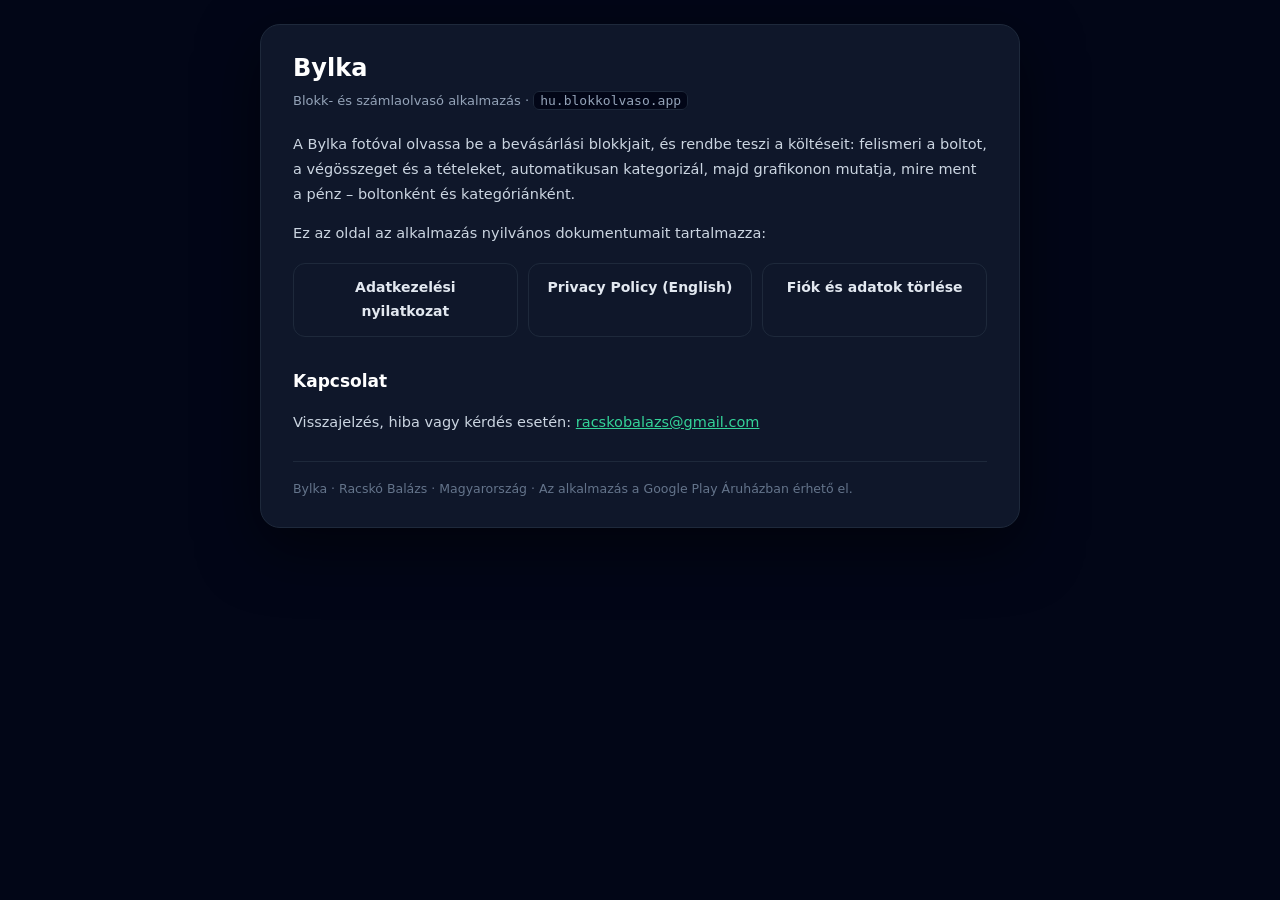
<file: index.html>
<!DOCTYPE html>
<html lang="hu">
<head>
<meta charset="utf-8" />
<meta name="viewport" content="width=device-width, initial-scale=1" />
<title>Bylka – blokk- és számlaolvasó</title>
<meta name="description" content="Bylka: fotózd le a blokkot, és az alkalmazás rendbe teszi a költéseidet." />
<link rel="stylesheet" href="style.css" />
</head>
<body>
<div class="wrap">
<main class="card">
  <h1>Bylka</h1>
  <p class="sub">Blokk- és számlaolvasó alkalmazás · <code>hu.blokkolvaso.app</code></p>

  <p>
    A Bylka fotóval olvassa be a bevásárlási blokkjait, és rendbe teszi a
    költéseit: felismeri a boltot, a végösszeget és a tételeket, automatikusan
    kategorizál, majd grafikonon mutatja, mire ment a pénz – boltonként és
    kategóriánként.
  </p>

  <p>Ez az oldal az alkalmazás nyilvános dokumentumait tartalmazza:</p>

  <div class="links">
    <a href="privacy-hu.html">Adatkezelési nyilatkozat</a>
    <a href="privacy-en.html">Privacy Policy (English)</a>
    <a href="fioktorles.html">Fiók és adatok törlése</a>
  </div>

  <h2>Kapcsolat</h2>
  <p>
    Visszajelzés, hiba vagy kérdés esetén:
    <a href="mailto:racskobalazs@gmail.com">racskobalazs@gmail.com</a>
  </p>

  <footer>
    Bylka · Racskó Balázs · Magyarország · Az alkalmazás a Google Play Áruházban érhető el.
  </footer>
</main>
</div>
</body>
</html>
</file>
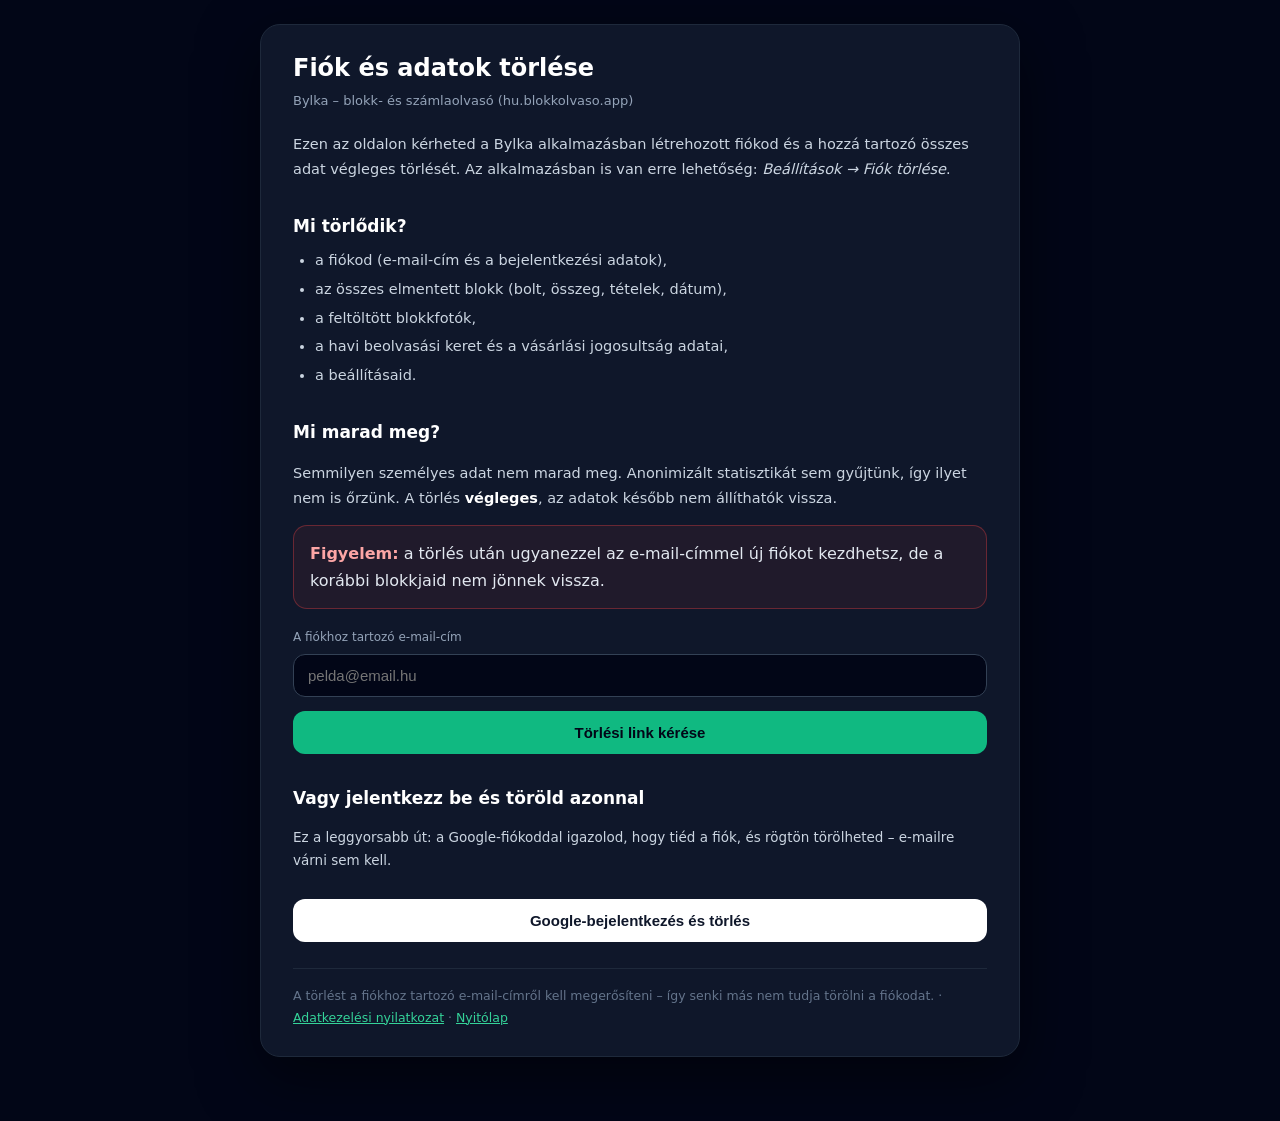
<file: fioktorles.html>
<!DOCTYPE html>
<html lang="hu">
<head>
<meta charset="utf-8" />
<meta name="viewport" content="width=device-width, initial-scale=1" />
<title>Fiók törlése – Bylka</title>
<meta name="description" content="A Bylka alkalmazás fiókjának és adatainak törlése." />
<link rel="stylesheet" href="style.css" />
</head>
<body>
<div class="wrap">
<main class="card">
  <h1>Fiók és adatok törlése</h1>
  <p class="sub">Bylka – blokk- és számlaolvasó (hu.blokkolvaso.app)</p>

  <!-- 1. lépés: kérés -->
  <section id="step-request">
    <p>
      Ezen az oldalon kérheted a Bylka alkalmazásban létrehozott fiókod és a hozzá
      tartozó összes adat végleges törlését. Az alkalmazásban is van erre lehetőség:
      <em>Beállítások → Fiók törlése</em>.
    </p>

    <h2>Mi törlődik?</h2>
    <ul>
      <li>a fiókod (e-mail-cím és a bejelentkezési adatok),</li>
      <li>az összes elmentett blokk (bolt, összeg, tételek, dátum),</li>
      <li>a feltöltött blokkfotók,</li>
      <li>a havi beolvasási keret és a vásárlási jogosultság adatai,</li>
      <li>a beállításaid.</li>
    </ul>

    <h2>Mi marad meg?</h2>
    <p>
      Semmilyen személyes adat nem marad meg. Anonimizált statisztikát sem gyűjtünk,
      így ilyet nem is őrzünk. A törlés <strong>végleges</strong>, az adatok később
      nem állíthatók vissza.
    </p>

    <div class="danger">
      <strong>Figyelem:</strong> a törlés után ugyanezzel az e-mail-címmel új fiókot
      kezdhetsz, de a korábbi blokkjaid nem jönnek vissza.
    </div>

    <label for="email">A fiókhoz tartozó e-mail-cím</label>
    <input id="email" type="email" placeholder="pelda@email.hu" autocomplete="email" />
    <button id="btn-request">Törlési link kérése</button>
    <div id="msg-request" class="msg"></div>

    <h2>Vagy jelentkezz be és töröld azonnal</h2>
    <p style="font-size:13.5px">
      Ez a leggyorsabb út: a Google-fiókoddal igazolod, hogy tiéd a fiók, és
      rögtön törölheted – e-mailre várni sem kell.
    </p>
    <button id="btn-google" style="background:#fff;color:#0f172a">
      Google-bejelentkezés és törlés
    </button>

    <footer>
      A törlést a fiókhoz tartozó e-mail-címről kell megerősíteni – így senki más
      nem tudja törölni a fiókodat. ·
      <a href="privacy-hu.html">Adatkezelési nyilatkozat</a> ·
      <a href="index.html">Nyitólap</a>
    </footer>
  </section>

  <!-- 2. lépés: megerősítés (az e-mailben kapott linkről visszatérve) -->
  <section id="step-confirm" class="hidden">
    <div class="danger">
      <strong>Utolsó lépés:</strong> az alábbi gomb megnyomásával a fiók és minden
      adata véglegesen törlődik. Ez nem visszavonható.
    </div>
    <p id="confirm-email" style="font-size:13px;color:#94a3b8;"></p>
    <button id="btn-confirm" class="danger-btn">Fiókom végleges törlése</button>
    <div id="msg-confirm" class="msg"></div>
  </section>

  <!-- 3. lépés: kész -->
  <section id="step-done" class="hidden">
    <div id="msg-done" class="msg ok"></div>
    <p style="margin-top:16px">
      Ha meggondolnád magad, bármikor újra regisztrálhatsz ugyanezzel az
      e-mail-címmel – üres fiókkal indulsz.
    </p>
  </section>
</main>

<script>
  /**
   * A törlést a Supabase `delete-account` edge function végzi. A publikus kulcs
   * ide beírható, mert az nem titok (a kliens bundle-ben is benne van).
   */
  const SUPABASE_URL = 'https://owzrjuypgxkepnvplgbm.supabase.co';
  const SUPABASE_PUBLISHABLE_KEY = 'sb_publishable_gnhct4wmfJ-RepPvzjFYqQ_8HANj8Nc';
  const ENDPOINT = SUPABASE_URL + '/functions/v1/delete-account';

  const $ = (id) => document.getElementById(id);

  /** Egységes üzenetkijelzés. */
  function show(el, text, kind) {
    el.className = 'msg ' + kind;
    el.textContent = text;
  }

  /** A végpont hívása (CORS-t a szerver engedélyezi ehhez az oldalhoz). */
  async function callApi(payload) {
    const res = await fetch(ENDPOINT, {
      method: 'POST',
      headers: {
        apikey: SUPABASE_PUBLISHABLE_KEY,
        'Content-Type': 'application/json',
      },
      body: JSON.stringify(payload),
    });
    let body = null;
    try { body = await res.json(); } catch { /* nem JSON */ }
    return { status: res.status, body: body || {} };
  }

  // --- 1. lépés: törlési link kérése ---------------------------------------
  $('btn-request').addEventListener('click', async () => {
    const email = $('email').value.trim();
    const msg = $('msg-request');
    if (!email || !/^[^@\s]+@[^@\s]+\.[^@\s]+$/.test(email)) {
      show(msg, 'Adj meg egy érvényes e-mail-címet.', 'err');
      return;
    }

    $('btn-request').disabled = true;
    show(msg, 'Küldés…', 'info');
    try {
      const { status, body } = await callApi({ action: 'request', email });
      if (status !== 200) {
        show(msg, 'Nem sikerült a kérés. Próbáld újra később.', 'err');
        return;
      }
      if (body.emailSent === false) {
        // Ilyenkor a szerver nem tudta kiküldeni a levelet (nincs beállított
        // e-mail-küldő). Ne ígérjünk olyat, ami nem történt meg.
        show(
          msg,
          'A levelet most nem sikerült kiküldeni. Használd inkább a lenti ' +
            'Google-bejelentkezést (azzal azonnal törölhető a fiók), vagy írj ' +
            'a racskobalazs@gmail.com címre, és 30 napon belül töröljük az adataidat.',
          'err'
        );
        return;
      }
      show(
        msg,
        'Elküldtük a megerősítő levelet erre a címre: ' + email +
          '. Nyisd meg a levélben lévő linket, és ott erősítsd meg a törlést. ' +
          '(Ha nem találod, nézd meg a spam mappát is.)',
        'ok'
      );
    } catch (err) {
      show(msg, 'Hálózati hiba. Ellenőrizd a kapcsolatot, és próbáld újra.', 'err');
    } finally {
      $('btn-request').disabled = false;
    }
  });

  // --- 2. lépés: az e-mailben kapott linkről visszatérve -------------------
  // Háromféle linket tudunk kezelni:
  //  A) ?token_hash=...   (a saját levelünk, Resend-del küldve)
  //  B) #access_token=... (a Supabase beépített e-mail-sablonjából)
  //  C) #access_token=... (Google-bejelentkezésből visszatérve)
  const params = new URLSearchParams(window.location.search);
  const hashParams = new URLSearchParams(window.location.hash.replace(/^#/, ''));
  const tokenHash = params.get('token_hash');
  const accessToken = hashParams.get('access_token');
  const emailFromLink = params.get('email') || '';

  // Google-bejelentkezés: a Supabase OAuth végpontjára küldjük a felhasználót,
  // és ide tér vissza a tokennel.
  const returnUrl = window.location.origin + window.location.pathname;
  $('btn-google').addEventListener('click', () => {
    window.location.href =
      SUPABASE_URL +
      '/auth/v1/authorize?provider=google&redirect_to=' +
      encodeURIComponent(returnUrl);
  });

  if (tokenHash || accessToken) {
    $('step-request').classList.add('hidden');
    $('step-confirm').classList.remove('hidden');

    /** Kiírja, melyik fiókról van szó (Google-útnál a tokenből kérdezzük le). */
    async function showAccount() {
      if (emailFromLink) {
        $('confirm-email').textContent = 'Érintett fiók: ' + emailFromLink;
        return;
      }
      if (!accessToken) return;
      try {
        const res = await fetch(SUPABASE_URL + '/auth/v1/user', {
          headers: { apikey: SUPABASE_PUBLISHABLE_KEY, Authorization: 'Bearer ' + accessToken },
        });
        const user = await res.json();
        if (user?.email) $('confirm-email').textContent = 'Érintett fiók: ' + user.email;
      } catch {
        /* ha nem sikerül, marad az általános szöveg */
      }
    }
    showAccount();

    $('btn-confirm').addEventListener('click', async () => {
      const msg = $('msg-confirm');
      $('btn-confirm').disabled = true;
      show(msg, 'Törlés folyamatban…', 'info');
      try {
        const { status, body } = await callApi({
          action: 'confirm',
          email: emailFromLink,
          tokenHash: tokenHash || undefined,
          accessToken: accessToken || undefined,
        });
        if (status === 200 && body.ok) {
          $('step-confirm').classList.add('hidden');
          $('step-done').classList.remove('hidden');
          show(
            $('msg-done'),
            body.deleted === false
              ? 'Ehhez a címhez nem tartozik aktív fiók, így nem volt mit törölni.'
              : 'A fiók és minden hozzá tartozó adat törölve.',
            'ok'
          );
          // A tokent kivesszük az URL-ből, hogy visszalépéskor ne fusson újra.
          window.history.replaceState({}, '', window.location.pathname);
        } else if (status === 403) {
          show(msg, 'A link érvénytelen vagy már felhasználták. Kérj újat az elejéről.', 'err');
          $('btn-confirm').disabled = false;
        } else {
          show(msg, 'A törlés nem sikerült. Próbáld újra később.', 'err');
          $('btn-confirm').disabled = false;
        }
      } catch (err) {
        show(msg, 'Hálózati hiba. Próbáld újra.', 'err');
        $('btn-confirm').disabled = false;
      }
    });
  }
</script>
</body>
</html>
</file>
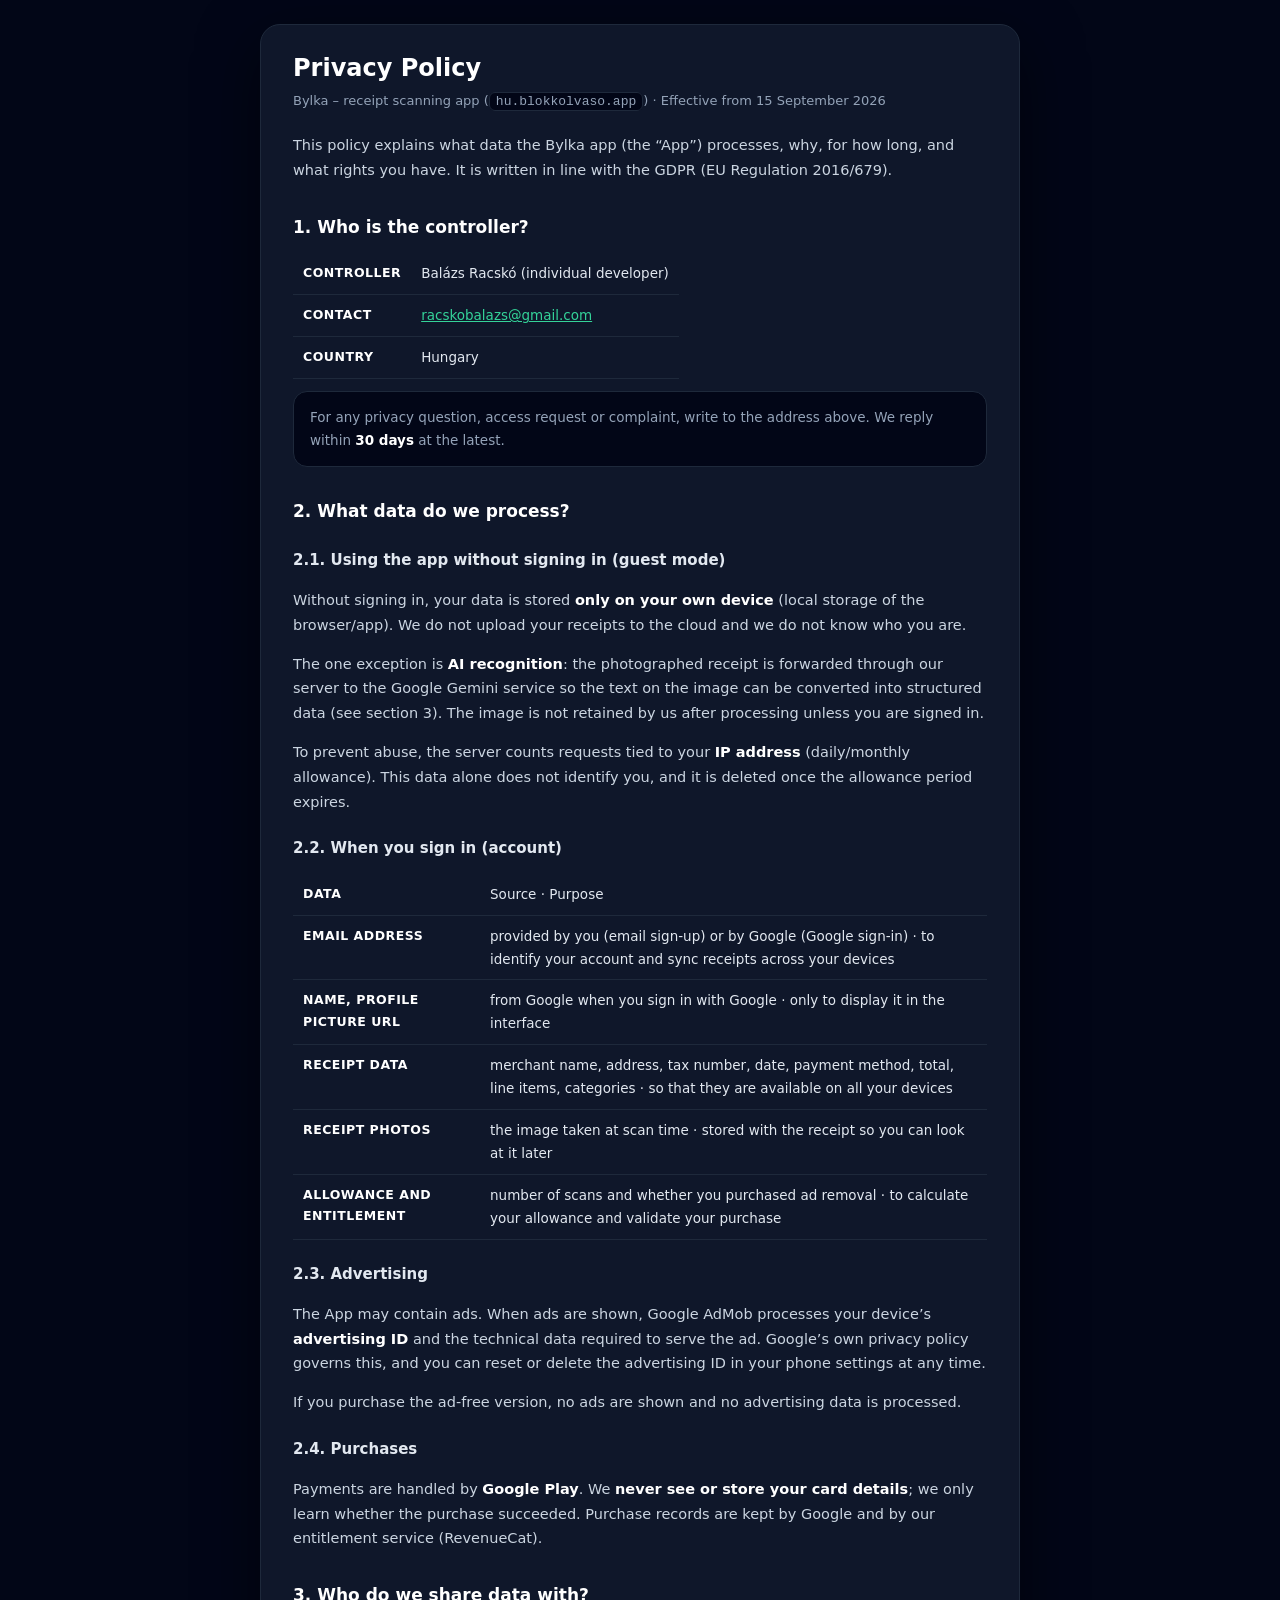
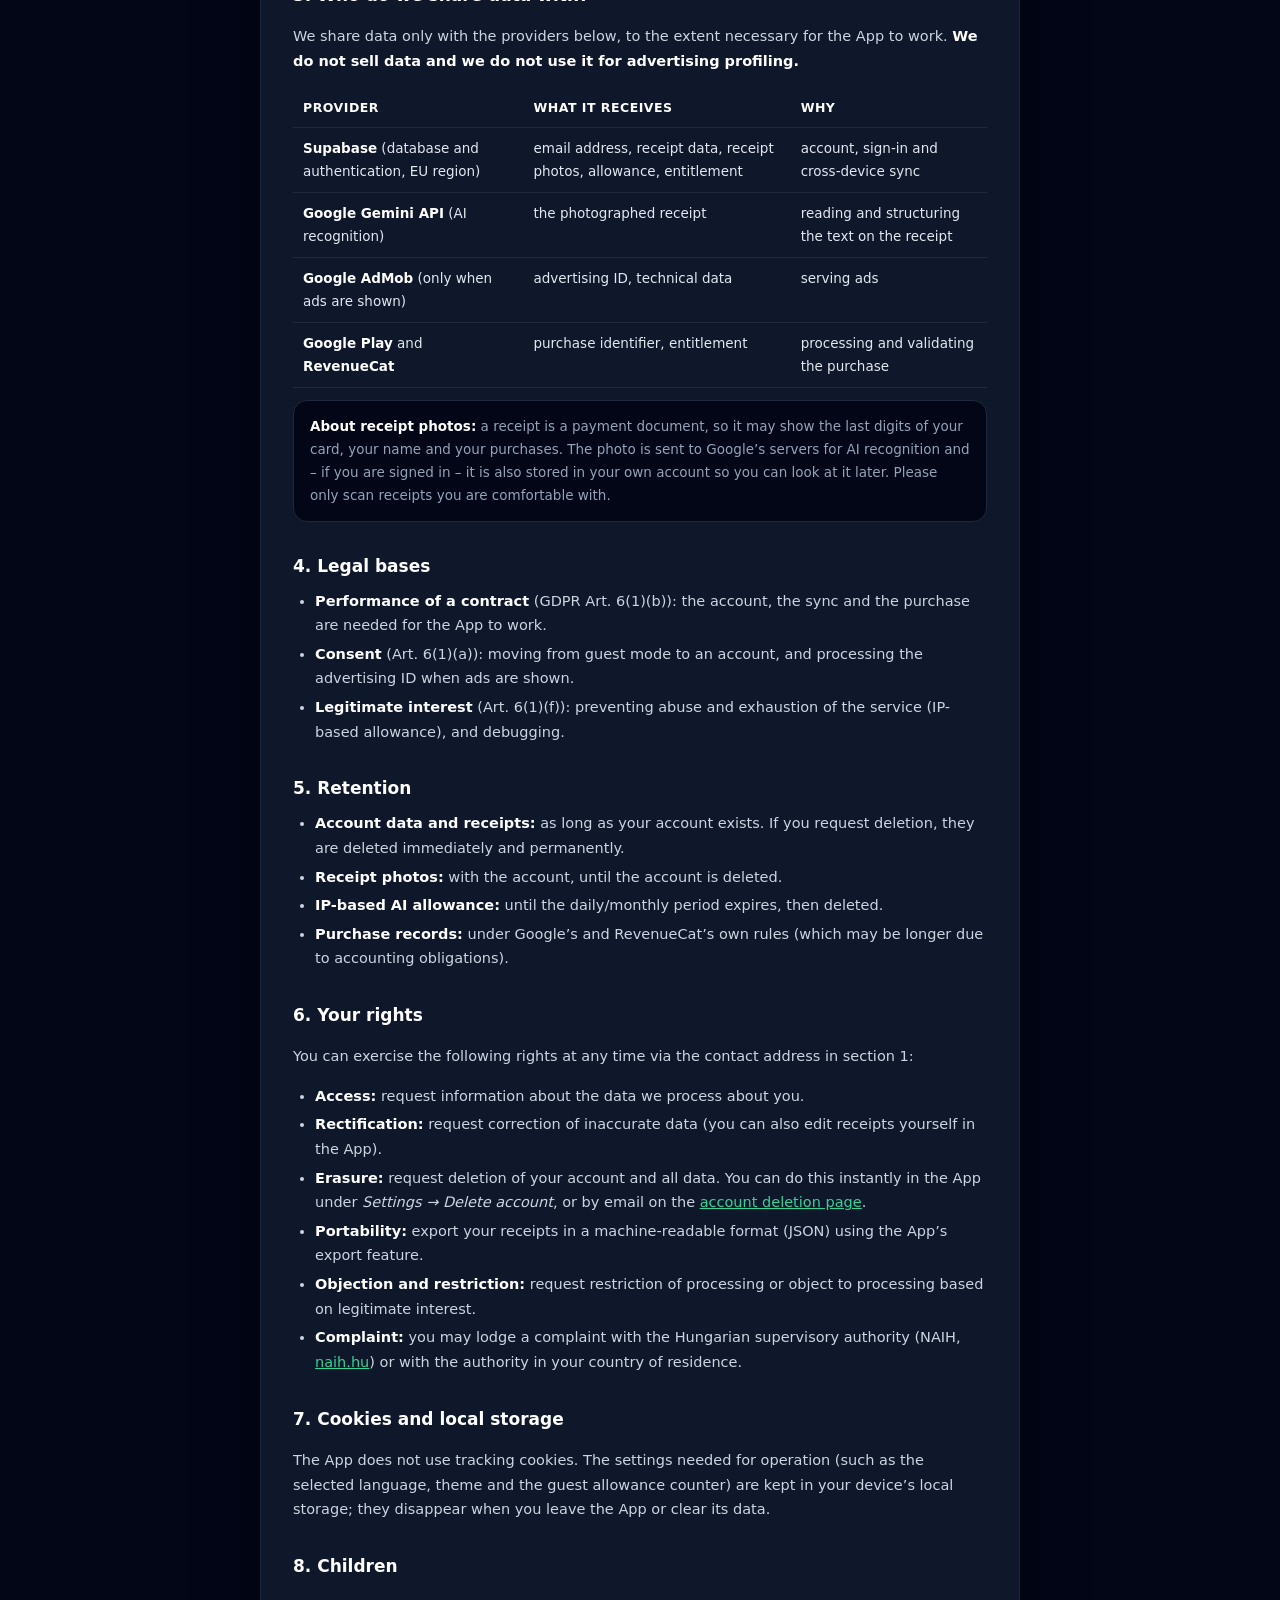
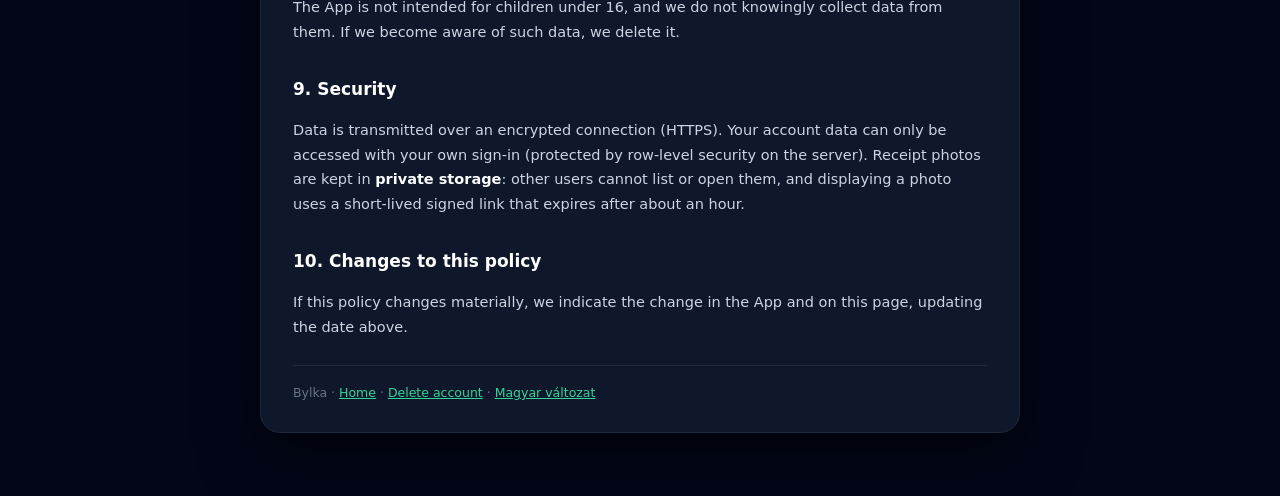
<file: privacy-en.html>
<!DOCTYPE html>
<html lang="en">
<head>
<meta charset="utf-8" />
<meta name="viewport" content="width=device-width, initial-scale=1" />
<title>Privacy Policy – Bylka</title>
<meta name="description" content="Privacy policy of the Bylka receipt scanning app." />
<link rel="stylesheet" href="style.css" />
</head>
<body>
<div class="wrap">
<main class="card">
  <h1>Privacy Policy</h1>
  <p class="sub">Bylka – receipt scanning app (<code>hu.blokkolvaso.app</code>) · Effective from 15 September 2026</p>

  <p>
    This policy explains what data the Bylka app (the “App”) processes, why, for
    how long, and what rights you have. It is written in line with the GDPR
    (EU Regulation 2016/679).
  </p>

  <h2>1. Who is the controller?</h2>
  <table>
    <tr><th>Controller</th><td>Balázs Racskó (individual developer)</td></tr>
    <tr><th>Contact</th><td><a href="mailto:racskobalazs@gmail.com">racskobalazs@gmail.com</a></td></tr>
    <tr><th>Country</th><td>Hungary</td></tr>
  </table>
  <div class="note">
    For any privacy question, access request or complaint, write to the address
    above. We reply within <strong>30 days</strong> at the latest.
  </div>

  <h2>2. What data do we process?</h2>

  <h3>2.1. Using the app without signing in (guest mode)</h3>
  <p>
    Without signing in, your data is stored <strong>only on your own device</strong>
    (local storage of the browser/app). We do not upload your receipts to the
    cloud and we do not know who you are.
  </p>
  <p>
    The one exception is <strong>AI recognition</strong>: the photographed
    receipt is forwarded through our server to the Google Gemini service so the
    text on the image can be converted into structured data (see section 3). The
    image is not retained by us after processing unless you are signed in.
  </p>
  <p>
    To prevent abuse, the server counts requests tied to your
    <strong>IP address</strong> (daily/monthly allowance). This data alone does
    not identify you, and it is deleted once the allowance period expires.
  </p>

  <h3>2.2. When you sign in (account)</h3>
  <table>
    <tr><th>Data</th><td>Source · Purpose</td></tr>
    <tr>
      <th>Email address</th>
      <td>provided by you (email sign-up) or by Google (Google sign-in) · to identify your account and sync receipts across your devices</td>
    </tr>
    <tr>
      <th>Name, profile picture URL</th>
      <td>from Google when you sign in with Google · only to display it in the interface</td>
    </tr>
    <tr>
      <th>Receipt data</th>
      <td>merchant name, address, tax number, date, payment method, total, line items, categories · so that they are available on all your devices</td>
    </tr>
    <tr>
      <th>Receipt photos</th>
      <td>the image taken at scan time · stored with the receipt so you can look at it later</td>
    </tr>
    <tr>
      <th>Allowance and entitlement</th>
      <td>number of scans and whether you purchased ad removal · to calculate your allowance and validate your purchase</td>
    </tr>
  </table>

  <h3>2.3. Advertising</h3>
  <p>
    The App may contain ads. When ads are shown, Google AdMob processes your
    device’s <strong>advertising ID</strong> and the technical data required to
    serve the ad. Google’s own privacy policy governs this, and you can reset or
    delete the advertising ID in your phone settings at any time.
  </p>
  <p>
    If you purchase the ad-free version, no ads are shown and no advertising data
    is processed.
  </p>

  <h3>2.4. Purchases</h3>
  <p>
    Payments are handled by <strong>Google Play</strong>. We <strong>never see or
    store your card details</strong>; we only learn whether the purchase
    succeeded. Purchase records are kept by Google and by our entitlement
    service (RevenueCat).
  </p>

  <h2>3. Who do we share data with?</h2>
  <p>
    We share data only with the providers below, to the extent necessary for the
    App to work. <strong>We do not sell data and we do not use it for
    advertising profiling.</strong>
  </p>
  <table>
    <tr><th>Provider</th><th>What it receives</th><th>Why</th></tr>
    <tr>
      <td><strong>Supabase</strong> (database and authentication, EU region)</td>
      <td>email address, receipt data, receipt photos, allowance, entitlement</td>
      <td>account, sign-in and cross-device sync</td>
    </tr>
    <tr>
      <td><strong>Google Gemini API</strong> (AI recognition)</td>
      <td>the photographed receipt</td>
      <td>reading and structuring the text on the receipt</td>
    </tr>
    <tr>
      <td><strong>Google AdMob</strong> (only when ads are shown)</td>
      <td>advertising ID, technical data</td>
      <td>serving ads</td>
    </tr>
    <tr>
      <td><strong>Google Play</strong> and <strong>RevenueCat</strong></td>
      <td>purchase identifier, entitlement</td>
      <td>processing and validating the purchase</td>
    </tr>
  </table>
  <div class="note">
    <strong>About receipt photos:</strong> a receipt is a payment document, so it
    may show the last digits of your card, your name and your purchases. The
    photo is sent to Google’s servers for AI recognition and – if you are signed
    in – it is also stored in your own account so you can look at it later.
    Please only scan receipts you are comfortable with.
  </div>

  <h2>4. Legal bases</h2>
  <ul>
    <li><strong>Performance of a contract</strong> (GDPR Art. 6(1)(b)): the account, the sync and the purchase are needed for the App to work.</li>
    <li><strong>Consent</strong> (Art. 6(1)(a)): moving from guest mode to an account, and processing the advertising ID when ads are shown.</li>
    <li><strong>Legitimate interest</strong> (Art. 6(1)(f)): preventing abuse and exhaustion of the service (IP-based allowance), and debugging.</li>
  </ul>

  <h2>5. Retention</h2>
  <ul>
    <li><strong>Account data and receipts:</strong> as long as your account exists. If you request deletion, they are deleted immediately and permanently.</li>
    <li><strong>Receipt photos:</strong> with the account, until the account is deleted.</li>
    <li><strong>IP-based AI allowance:</strong> until the daily/monthly period expires, then deleted.</li>
    <li><strong>Purchase records:</strong> under Google’s and RevenueCat’s own rules (which may be longer due to accounting obligations).</li>
  </ul>

  <h2>6. Your rights</h2>
  <p>You can exercise the following rights at any time via the contact address in section 1:</p>
  <ul>
    <li><strong>Access:</strong> request information about the data we process about you.</li>
    <li><strong>Rectification:</strong> request correction of inaccurate data (you can also edit receipts yourself in the App).</li>
    <li><strong>Erasure:</strong> request deletion of your account and all data. You can do this instantly in the App under <em>Settings → Delete account</em>, or by email on the <a href="fioktorles.html">account deletion page</a>.</li>
    <li><strong>Portability:</strong> export your receipts in a machine-readable format (JSON) using the App’s export feature.</li>
    <li><strong>Objection and restriction:</strong> request restriction of processing or object to processing based on legitimate interest.</li>
    <li><strong>Complaint:</strong> you may lodge a complaint with the Hungarian supervisory authority (NAIH, <a href="https://naih.hu" target="_blank" rel="noopener">naih.hu</a>) or with the authority in your country of residence.</li>
  </ul>

  <h2>7. Cookies and local storage</h2>
  <p>
    The App does not use tracking cookies. The settings needed for operation
    (such as the selected language, theme and the guest allowance counter) are
    kept in your device’s local storage; they disappear when you leave the App
    or clear its data.
  </p>

  <h2>8. Children</h2>
  <p>
    The App is not intended for children under 16, and we do not knowingly
    collect data from them. If we become aware of such data, we delete it.
  </p>

  <h2>9. Security</h2>
  <p>
    Data is transmitted over an encrypted connection (HTTPS). Your account data
    can only be accessed with your own sign-in (protected by row-level security
    on the server). Receipt photos are kept in <strong>private storage</strong>:
    other users cannot list or open them, and displaying a photo uses a
    short-lived signed link that expires after about an hour.
  </p>

  <h2>10. Changes to this policy</h2>
  <p>
    If this policy changes materially, we indicate the change in the App and on
    this page, updating the date above.
  </p>

  <footer>
    Bylka · <a href="index.html">Home</a> · <a href="fioktorles.html">Delete account</a> ·
    <a href="privacy-hu.html">Magyar változat</a>
  </footer>
</main>
</div>
</body>
</html>
</file>
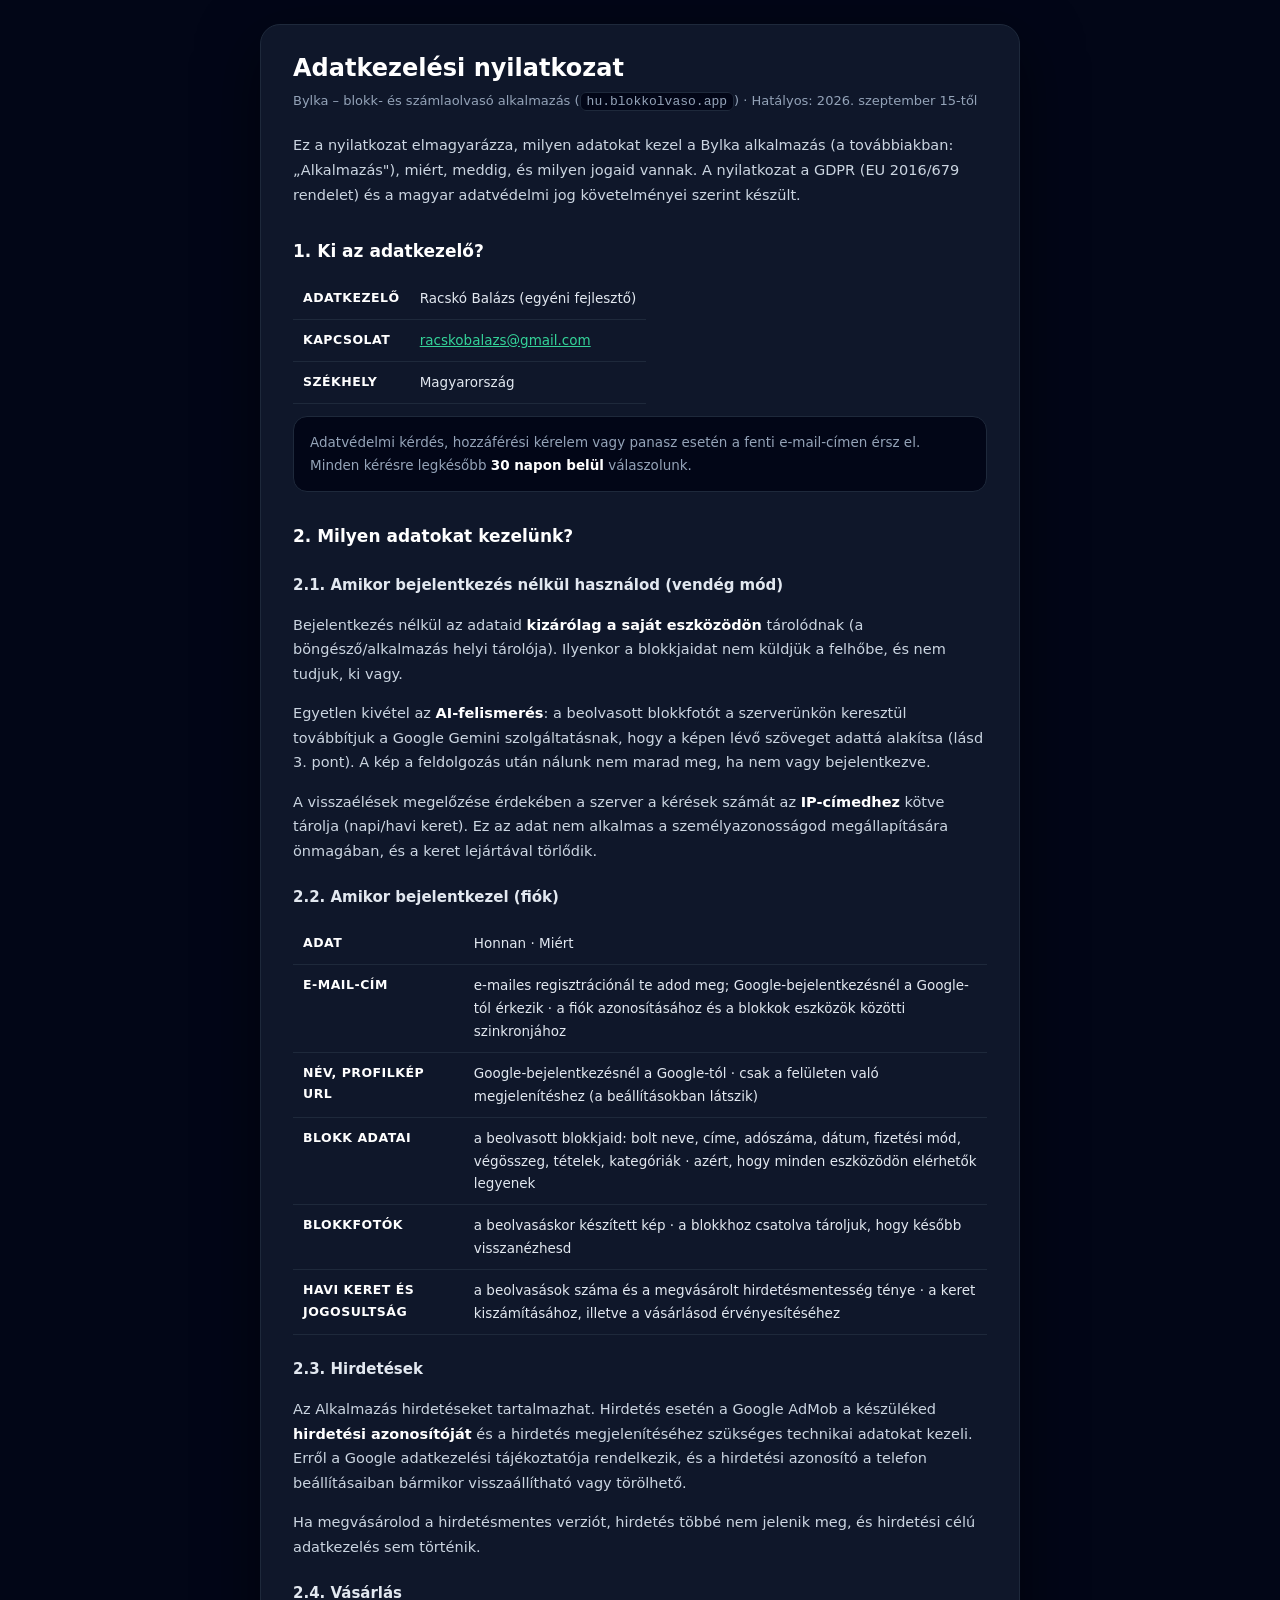
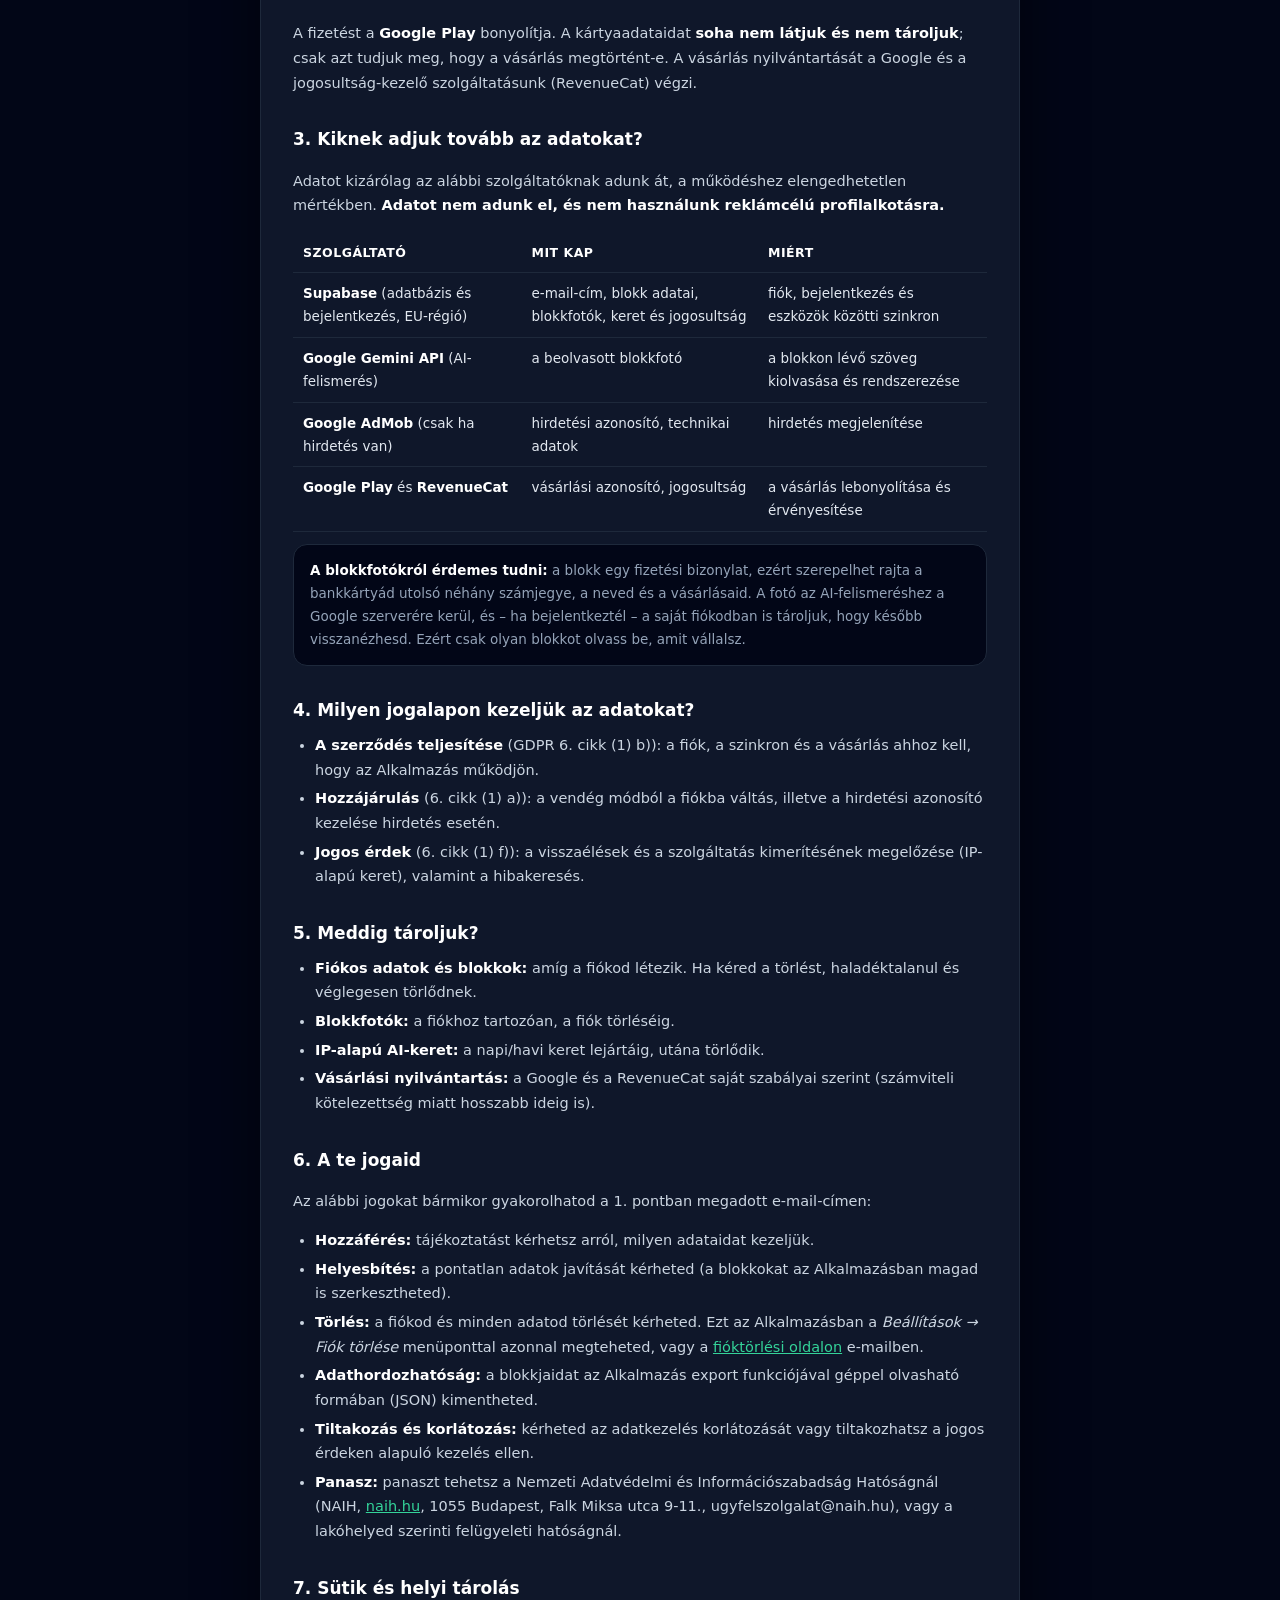
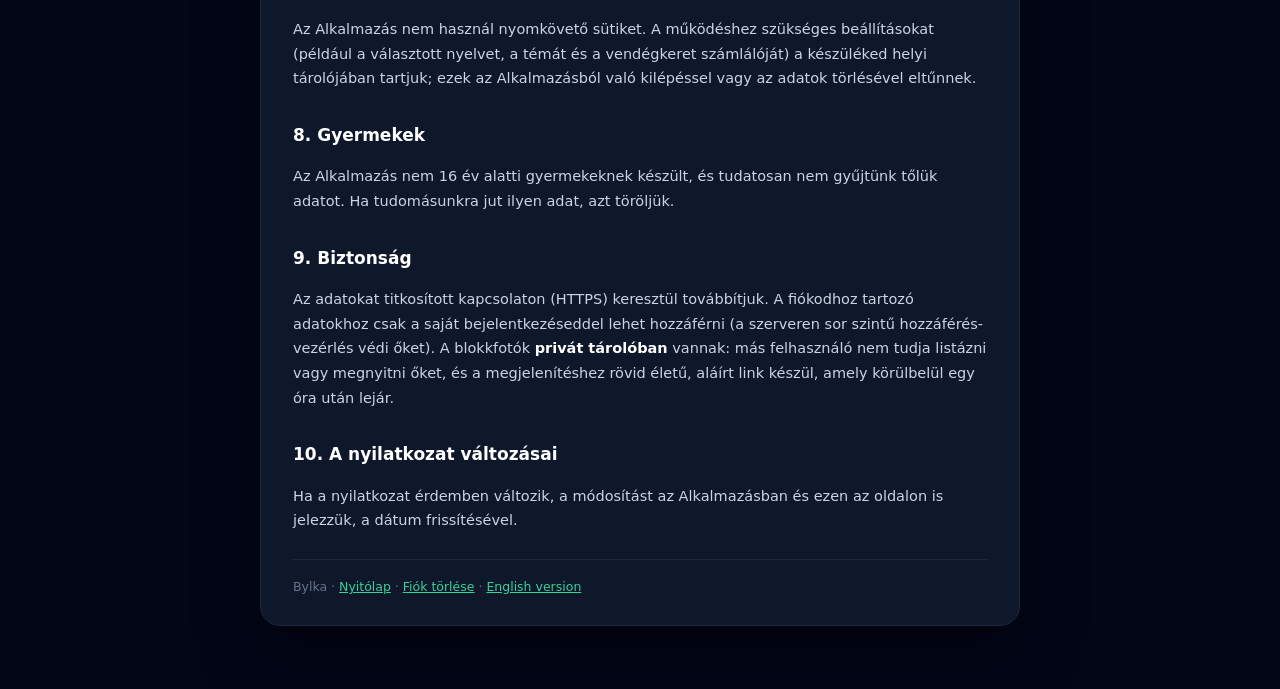
<file: privacy-hu.html>
<!DOCTYPE html>
<html lang="hu">
<head>
<meta charset="utf-8" />
<meta name="viewport" content="width=device-width, initial-scale=1" />
<title>Adatkezelési nyilatkozat – Bylka</title>
<meta name="description" content="A Bylka blokk- és számlaolvasó alkalmazás adatkezelési nyilatkozata." />
<link rel="stylesheet" href="style.css" />
</head>
<body>
<div class="wrap">
<main class="card">
  <h1>Adatkezelési nyilatkozat</h1>
  <p class="sub">Bylka – blokk- és számlaolvasó alkalmazás (<code>hu.blokkolvaso.app</code>) · Hatályos: 2026. szeptember 15-től</p>

  <p>
    Ez a nyilatkozat elmagyarázza, milyen adatokat kezel a Bylka alkalmazás
    (a továbbiakban: „Alkalmazás"), miért, meddig, és milyen jogaid vannak.
    A nyilatkozat a GDPR (EU 2016/679 rendelet) és a magyar adatvédelmi jog
    követelményei szerint készült.
  </p>

  <h2>1. Ki az adatkezelő?</h2>
  <table>
    <tr><th>Adatkezelő</th><td>Racskó Balázs (egyéni fejlesztő)</td></tr>
    <tr><th>Kapcsolat</th><td><a href="mailto:racskobalazs@gmail.com">racskobalazs@gmail.com</a></td></tr>
    <tr><th>Székhely</th><td>Magyarország</td></tr>
  </table>
  <div class="note">
    Adatvédelmi kérdés, hozzáférési kérelem vagy panasz esetén a fenti
    e-mail-címen érsz el. Minden kérésre legkésőbb <strong>30 napon belül</strong> válaszolunk.
  </div>

  <h2>2. Milyen adatokat kezelünk?</h2>

  <h3>2.1. Amikor bejelentkezés nélkül használod (vendég mód)</h3>
  <p>
    Bejelentkezés nélkül az adataid <strong>kizárólag a saját eszközödön</strong>
    tárolódnak (a böngésző/alkalmazás helyi tárolója). Ilyenkor a blokkjaidat nem
    küldjük a felhőbe, és nem tudjuk, ki vagy.
  </p>
  <p>
    Egyetlen kivétel az <strong>AI-felismerés</strong>: a beolvasott blokkfotót a
    szerverünkön keresztül továbbítjuk a Google Gemini szolgáltatásnak, hogy a
    képen lévő szöveget adattá alakítsa (lásd 3. pont). A kép a feldolgozás után
    nálunk nem marad meg, ha nem vagy bejelentkezve.
  </p>
  <p>
    A visszaélések megelőzése érdekében a szerver a kérések számát az
    <strong>IP-címedhez</strong> kötve tárolja (napi/havi keret). Ez az adat nem
    alkalmas a személyazonosságod megállapítására önmagában, és a keret
    lejártával törlődik.
  </p>

  <h3>2.2. Amikor bejelentkezel (fiók)</h3>
  <table>
    <tr><th>Adat</th><td>Honnan · Miért</td></tr>
    <tr>
      <th>E-mail-cím</th>
      <td>e-mailes regisztrációnál te adod meg; Google-bejelentkezésnél a Google-tól érkezik · a fiók azonosításához és a blokkok eszközök közötti szinkronjához</td>
    </tr>
    <tr>
      <th>Név, profilkép URL</th>
      <td>Google-bejelentkezésnél a Google-tól · csak a felületen való megjelenítéshez (a beállításokban látszik)</td>
    </tr>
    <tr>
      <th>Blokk adatai</th>
      <td>a beolvasott blokkjaid: bolt neve, címe, adószáma, dátum, fizetési mód, végösszeg, tételek, kategóriák · azért, hogy minden eszközödön elérhetők legyenek</td>
    </tr>
    <tr>
      <th>Blokkfotók</th>
      <td>a beolvasáskor készített kép · a blokkhoz csatolva tároljuk, hogy később visszanézhesd</td>
    </tr>
    <tr>
      <th>Havi keret és jogosultság</th>
      <td>a beolvasások száma és a megvásárolt hirdetésmentesség ténye · a keret kiszámításához, illetve a vásárlásod érvényesítéséhez</td>
    </tr>
  </table>

  <h3>2.3. Hirdetések</h3>
  <p>
    Az Alkalmazás hirdetéseket tartalmazhat. Hirdetés esetén a Google AdMob a
    készüléked <strong>hirdetési azonosítóját</strong> és a hirdetés
    megjelenítéséhez szükséges technikai adatokat kezeli. Erről a Google
    adatkezelési tájékoztatója rendelkezik, és a hirdetési azonosító a telefon
    beállításaiban bármikor visszaállítható vagy törölhető.
  </p>
  <p>
    Ha megvásárolod a hirdetésmentes verziót, hirdetés többé nem jelenik meg,
    és hirdetési célú adatkezelés sem történik.
  </p>

  <h3>2.4. Vásárlás</h3>
  <p>
    A fizetést a <strong>Google Play</strong> bonyolítja. A kártyaadataidat
    <strong>soha nem látjuk és nem tároljuk</strong>; csak azt tudjuk meg, hogy a
    vásárlás megtörtént-e. A vásárlás nyilvántartását a Google és a
    jogosultság-kezelő szolgáltatásunk (RevenueCat) végzi.
  </p>

  <h2>3. Kiknek adjuk tovább az adatokat?</h2>
  <p>
    Adatot kizárólag az alábbi szolgáltatóknak adunk át, a működéshez
    elengedhetetlen mértékben. <strong>Adatot nem adunk el, és nem használunk
    reklámcélú profilalkotásra.</strong>
  </p>
  <table>
    <tr><th>Szolgáltató</th><th>Mit kap</th><th>Miért</th></tr>
    <tr>
      <td><strong>Supabase</strong> (adatbázis és bejelentkezés, EU-régió)</td>
      <td>e-mail-cím, blokk adatai, blokkfotók, keret és jogosultság</td>
      <td>fiók, bejelentkezés és eszközök közötti szinkron</td>
    </tr>
    <tr>
      <td><strong>Google Gemini API</strong> (AI-felismerés)</td>
      <td>a beolvasott blokkfotó</td>
      <td>a blokkon lévő szöveg kiolvasása és rendszerezése</td>
    </tr>
    <tr>
      <td><strong>Google AdMob</strong> (csak ha hirdetés van)</td>
      <td>hirdetési azonosító, technikai adatok</td>
      <td>hirdetés megjelenítése</td>
    </tr>
    <tr>
      <td><strong>Google Play</strong> és <strong>RevenueCat</strong></td>
      <td>vásárlási azonosító, jogosultság</td>
      <td>a vásárlás lebonyolítása és érvényesítése</td>
    </tr>
  </table>
  <div class="note">
    <strong>A blokkfotókról érdemes tudni:</strong> a blokk egy fizetési
    bizonylat, ezért szerepelhet rajta a bankkártyád utolsó néhány számjegye,
    a neved és a vásárlásaid. A fotó az AI-felismeréshez a Google szerverére
    kerül, és – ha bejelentkeztél – a saját fiókodban is tároljuk, hogy később
    visszanézhesd. Ezért csak olyan blokkot olvass be, amit vállalsz.
  </div>

  <h2>4. Milyen jogalapon kezeljük az adatokat?</h2>
  <ul>
    <li><strong>A szerződés teljesítése</strong> (GDPR 6. cikk (1) b)): a fiók, a szinkron és a vásárlás ahhoz kell, hogy az Alkalmazás működjön.</li>
    <li><strong>Hozzájárulás</strong> (6. cikk (1) a)): a vendég módból a fiókba váltás, illetve a hirdetési azonosító kezelése hirdetés esetén.</li>
    <li><strong>Jogos érdek</strong> (6. cikk (1) f)): a visszaélések és a szolgáltatás kimerítésének megelőzése (IP-alapú keret), valamint a hibakeresés.</li>
  </ul>

  <h2>5. Meddig tároljuk?</h2>
  <ul>
    <li><strong>Fiókos adatok és blokkok:</strong> amíg a fiókod létezik. Ha kéred a törlést, haladéktalanul és véglegesen törlődnek.</li>
    <li><strong>Blokkfotók:</strong> a fiókhoz tartozóan, a fiók törléséig.</li>
    <li><strong>IP-alapú AI-keret:</strong> a napi/havi keret lejártáig, utána törlődik.</li>
    <li><strong>Vásárlási nyilvántartás:</strong> a Google és a RevenueCat saját szabályai szerint (számviteli kötelezettség miatt hosszabb ideig is).</li>
  </ul>

  <h2>6. A te jogaid</h2>
  <p>Az alábbi jogokat bármikor gyakorolhatod a 1. pontban megadott e-mail-címen:</p>
  <ul>
    <li><strong>Hozzáférés:</strong> tájékoztatást kérhetsz arról, milyen adataidat kezeljük.</li>
    <li><strong>Helyesbítés:</strong> a pontatlan adatok javítását kérheted (a blokkokat az Alkalmazásban magad is szerkesztheted).</li>
    <li><strong>Törlés:</strong> a fiókod és minden adatod törlését kérheted. Ezt az Alkalmazásban a <em>Beállítások → Fiók törlése</em> menüponttal azonnal megteheted, vagy a <a href="fioktorles.html">fióktörlési oldalon</a> e-mailben.</li>
    <li><strong>Adathordozhatóság:</strong> a blokkjaidat az Alkalmazás export funkciójával géppel olvasható formában (JSON) kimentheted.</li>
    <li><strong>Tiltakozás és korlátozás:</strong> kérheted az adatkezelés korlátozását vagy tiltakozhatsz a jogos érdeken alapuló kezelés ellen.</li>
    <li><strong>Panasz:</strong> panaszt tehetsz a Nemzeti Adatvédelmi és Információszabadság Hatóságnál (NAIH, <a href="https://naih.hu" target="_blank" rel="noopener">naih.hu</a>, 1055 Budapest, Falk Miksa utca 9-11., ugyfelszolgalat@naih.hu), vagy a lakóhelyed szerinti felügyeleti hatóságnál.</li>
  </ul>

  <h2>7. Sütik és helyi tárolás</h2>
  <p>
    Az Alkalmazás nem használ nyomkövető sütiket. A működéshez szükséges
    beállításokat (például a választott nyelvet, a témát és a vendégkeret
    számlálóját) a készüléked helyi tárolójában tartjuk; ezek az
    Alkalmazásból való kilépéssel vagy az adatok törlésével eltűnnek.
  </p>

  <h2>8. Gyermekek</h2>
  <p>
    Az Alkalmazás nem 16 év alatti gyermekeknek készült, és tudatosan nem
    gyűjtünk tőlük adatot. Ha tudomásunkra jut ilyen adat, azt töröljük.
  </p>

  <h2>9. Biztonság</h2>
  <p>
    Az adatokat titkosított kapcsolaton (HTTPS) keresztül továbbítjuk. A
    fiókodhoz tartozó adatokhoz csak a saját bejelentkezéseddel lehet hozzáférni
    (a szerveren sor szintű hozzáférés-vezérlés védi őket). A blokkfotók
    <strong>privát tárolóban</strong> vannak: más felhasználó nem tudja
    listázni vagy megnyitni őket, és a megjelenítéshez rövid életű, aláírt link
    készül, amely körülbelül egy óra után lejár.
  </p>

  <h2>10. A nyilatkozat változásai</h2>
  <p>
    Ha a nyilatkozat érdemben változik, a módosítást az Alkalmazásban és ezen az
    oldalon is jelezzük, a dátum frissítésével.
  </p>

  <footer>
    Bylka · <a href="index.html">Nyitólap</a> · <a href="fioktorles.html">Fiók törlése</a> ·
    <a href="privacy-en.html">English version</a>
  </footer>
</main>
</div>
</body>
</html>
</file>
<file: style.css>
/* Bylka – nyilvános oldalak (adatkezelési nyilatkozat, fióktörlés) közös stílusa. */
:root { color-scheme: dark; }
* { box-sizing: border-box; }
body {
  margin: 0; min-height: 100vh; background: #020617; color: #e2e8f0; padding: 24px 16px 64px;
  font-family: system-ui, -apple-system, "Segoe UI", Roboto, sans-serif; line-height: 1.7;
}
.wrap { max-width: 760px; margin: 0 auto; }
.card {
  background: #0f172a; border: 1px solid #1e293b; border-radius: 20px;
  padding: 28px 32px; box-shadow: 0 20px 60px rgba(0,0,0,.5);
}
h1 { margin: 0 0 6px; font-size: 24px; color: #fff; line-height: 1.3; }
h2 { font-size: 17px; margin: 30px 0 8px; color: #fff; }
h3 { font-size: 15px; margin: 22px 0 6px; color: #e2e8f0; }
p, li { font-size: 14.5px; color: #cbd5e1; }
ul { padding-left: 22px; margin: 8px 0; }
li { margin: 4px 0; }
.sub { margin: 0 0 20px; font-size: 13px; color: #94a3b8; }
a { color: #34d399; }
strong { color: #fff; }
code { background: #020617; border: 1px solid #1e293b; border-radius: 6px; padding: 1px 6px; font-size: 13px; }
table { width: 100%; border-collapse: collapse; margin: 12px 0; font-size: 13.5px; display: block; overflow-x: auto; }
th, td { text-align: left; padding: 9px 10px; border-bottom: 1px solid #1e293b; vertical-align: top; }
th { color: #fff; font-size: 12.5px; text-transform: uppercase; letter-spacing: .04em; }
.note { border: 1px solid #1e293b; background: #020617; border-radius: 14px; padding: 14px 16px; font-size: 13.5px; color: #94a3b8; }
.danger { border: 1px solid rgba(239,68,68,.35); background: rgba(239,68,68,.08); border-radius: 14px; padding: 14px 16px; }
.danger strong { color: #fca5a5; }
label { display: block; font-size: 12px; color: #94a3b8; margin: 18px 0 6px; }
input[type=email], input[type=text] {
  width: 100%; padding: 12px 14px; font-size: 15px; color: #fff;
  background: #020617; border: 1px solid #334155; border-radius: 12px; outline: none;
}
input:focus { border-color: #10b981; }
button {
  width: 100%; margin-top: 14px; padding: 13px 16px; font-size: 15px; font-weight: 700;
  color: #020617; background: #10b981; border: 0; border-radius: 12px; cursor: pointer;
}
button:hover { background: #34d399; }
button.danger-btn { background: #dc2626; color: #fff; }
button.danger-btn:hover { background: #ef4444; }
button:disabled { opacity: .5; cursor: not-allowed; }
.msg { margin-top: 16px; padding: 12px 14px; border-radius: 12px; font-size: 13.5px; display: none; }
.msg.ok { display: block; background: rgba(16,185,129,.12); border: 1px solid rgba(16,185,129,.35); color: #a7f3d0; }
.msg.err { display: block; background: rgba(239,68,68,.12); border: 1px solid rgba(239,68,68,.35); color: #fecaca; }
.msg.info { display: block; background: rgba(59,130,246,.12); border: 1px solid rgba(59,130,246,.35); color: #bfdbfe; }
.hidden { display: none !important; }
.links { display: flex; flex-wrap: wrap; gap: 10px; margin-top: 18px; }
.links a {
  flex: 1 1 200px; text-align: center; text-decoration: none; padding: 12px 16px;
  border: 1px solid #1e293b; border-radius: 12px; color: #e2e8f0; font-size: 14px; font-weight: 600;
}
.links a:hover { border-color: #10b981; color: #6ee7b7; }
footer { margin-top: 26px; padding-top: 16px; border-top: 1px solid #1e293b; font-size: 12.5px; color: #64748b; }
</file>
